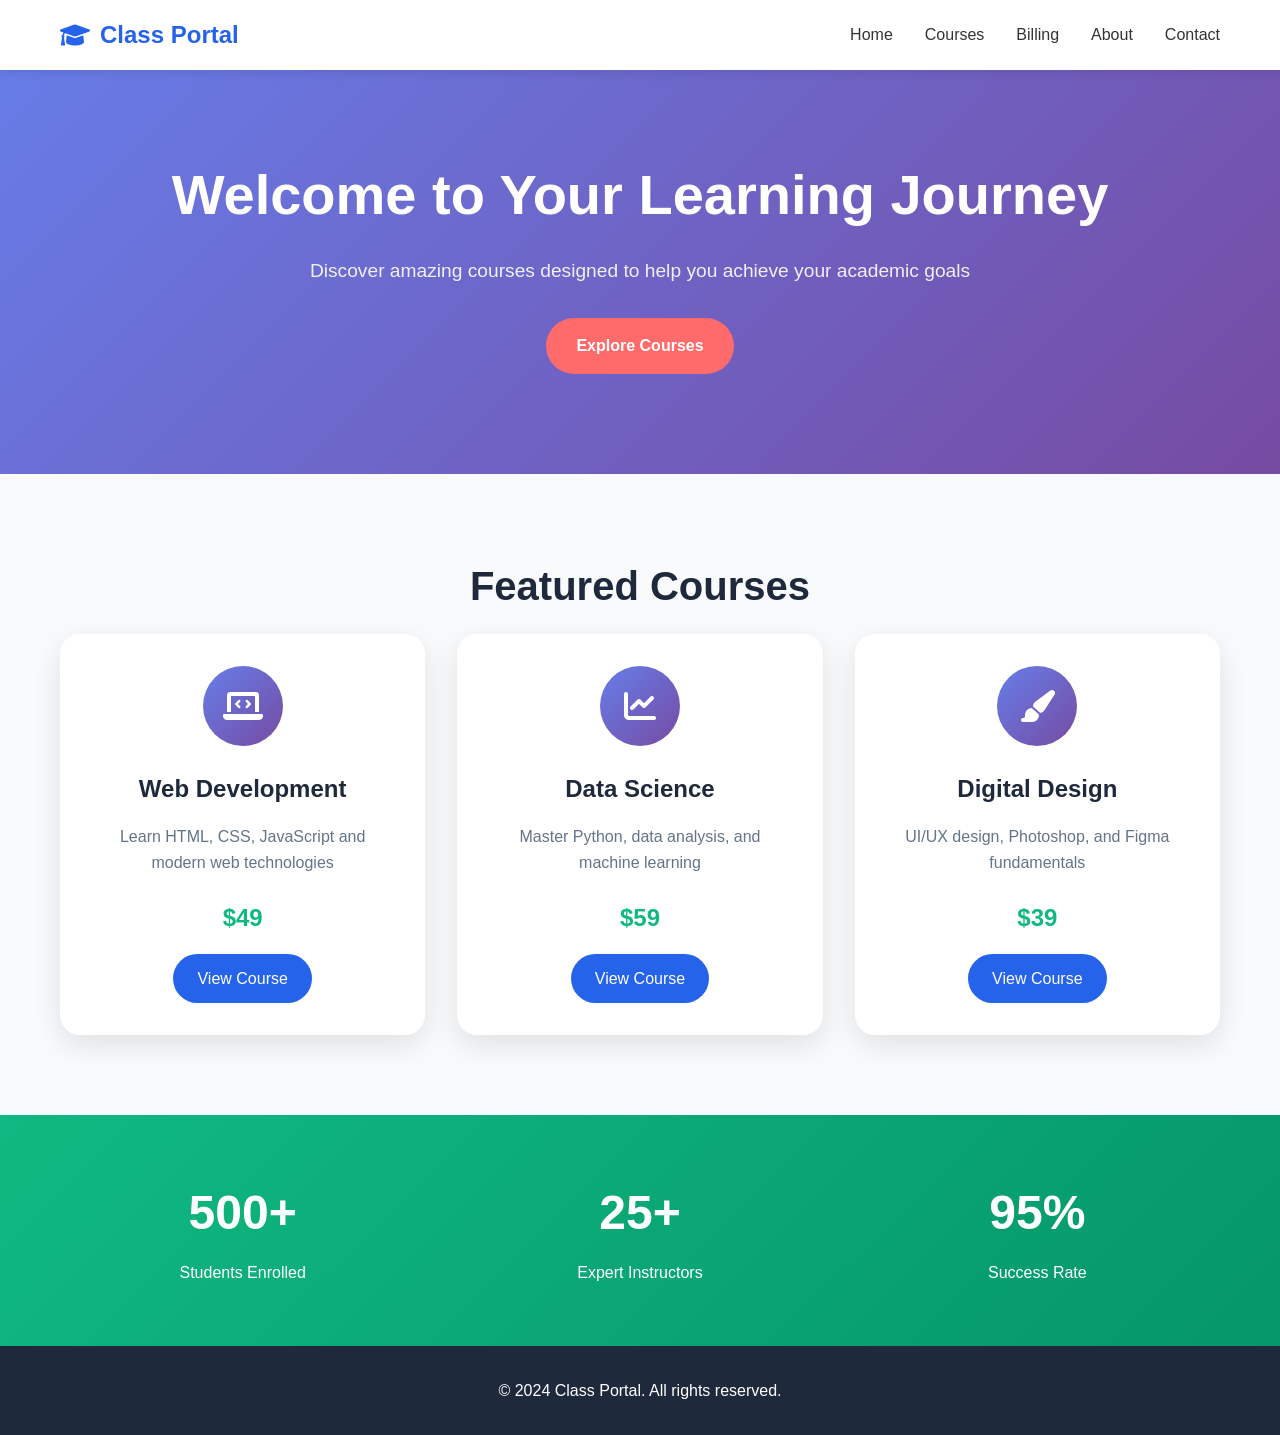
<file: index.html>
<!DOCTYPE html>
<html lang="en">
<head>
    <meta charset="UTF-8">
    <meta name="viewport" content="width=device-width, initial-scale=1.0">
    <title>Class Portal - Home</title>
    <link rel="stylesheet" href="style.css">
    <link href="https://cdnjs.cloudflare.com/ajax/libs/font-awesome/6.0.0/css/all.min.css" rel="stylesheet">
</head>
<body>
    <!-- Navigation -->
   <nav class="navbar">
    <div class="nav-container">
        <div class="nav-logo">
            <i class="fas fa-graduation-cap"></i>
            <span>Class Portal</span>
        </div>
        <ul class="nav-menu">
            <li class="nav-item">
                <a href="index.html" class="nav-link">Home</a>
            </li>
            <li class="nav-item">
                <a href="courses.html" class="nav-link">Courses</a>
            </li>
            <li class="nav-item">
                <a href="billing.html" class="nav-link">Billing</a>
            </li>
            <li class="nav-item">
                <a href="about.html" class="nav-link">About</a>
            </li>
            <li class="nav-item">
                <a href="contact.html" class="nav-link">Contact</a>
            </li>
        </ul>
        <div class="hamburger">
            <span></span>
            <span></span>
            <span></span>
        </div>
    </div>
</nav>

    <!-- Hero Section -->
    <section class="hero">
        <div class="hero-content">
            <h1>Welcome to Your Learning Journey</h1>
            <p>Discover amazing courses designed to help you achieve your academic goals</p>
            <a href="courses.html" class="cta-button">Explore Courses</a>
        </div>
    </section>

    <!-- Featured Courses -->
    <section class="featured-courses">
        <div class="container">
            <h2>Featured Courses</h2>
            <div class="courses-grid">
                <div class="course-card">
                    <div class="course-image">
                        <i class="fas fa-laptop-code"></i>
                    </div>
                    <h3>Web Development</h3>
                    <p>Learn HTML, CSS, JavaScript and modern web technologies</p>
                    <span class="price">$49</span>
                    <a href="courses.html#web-dev" class="course-btn">View Course</a>
                </div>
                <div class="course-card">
                    <div class="course-image">
                        <i class="fas fa-chart-line"></i>
                    </div>
                    <h3>Data Science</h3>
                    <p>Master Python, data analysis, and machine learning</p>
                    <span class="price">$59</span>
                    <a href="courses.html#data-science" class="course-btn">View Course</a>
                </div>
                <div class="course-card">
                    <div class="course-image">
                        <i class="fas fa-paint-brush"></i>
                    </div>
                    <h3>Digital Design</h3>
                    <p>UI/UX design, Photoshop, and Figma fundamentals</p>
                    <span class="price">$39</span>
                    <a href="courses.html#design" class="course-btn">View Course</a>
                </div>
            </div>
        </div>
    </section>

    <!-- Stats -->
    <section class="stats">
        <div class="container">
            <div class="stats-grid">
                <div class="stat">
                    <h3>500+</h3>
                    <p>Students Enrolled</p>
                </div>
                <div class="stat">
                    <h3>25+</h3>
                    <p>Expert Instructors</p>
                </div>
                <div class="stat">
                    <h3>95%</h3>
                    <p>Success Rate</p>
                </div>
            </div>
        </div>
    </section>

    <!-- Footer -->
    <footer class="footer">
        <div class="container">
            <p>&copy; 2024 Class Portal. All rights reserved.</p>
        </div>
    </footer>

    <script src="script.js"></script>
</body>
</html>
</file>
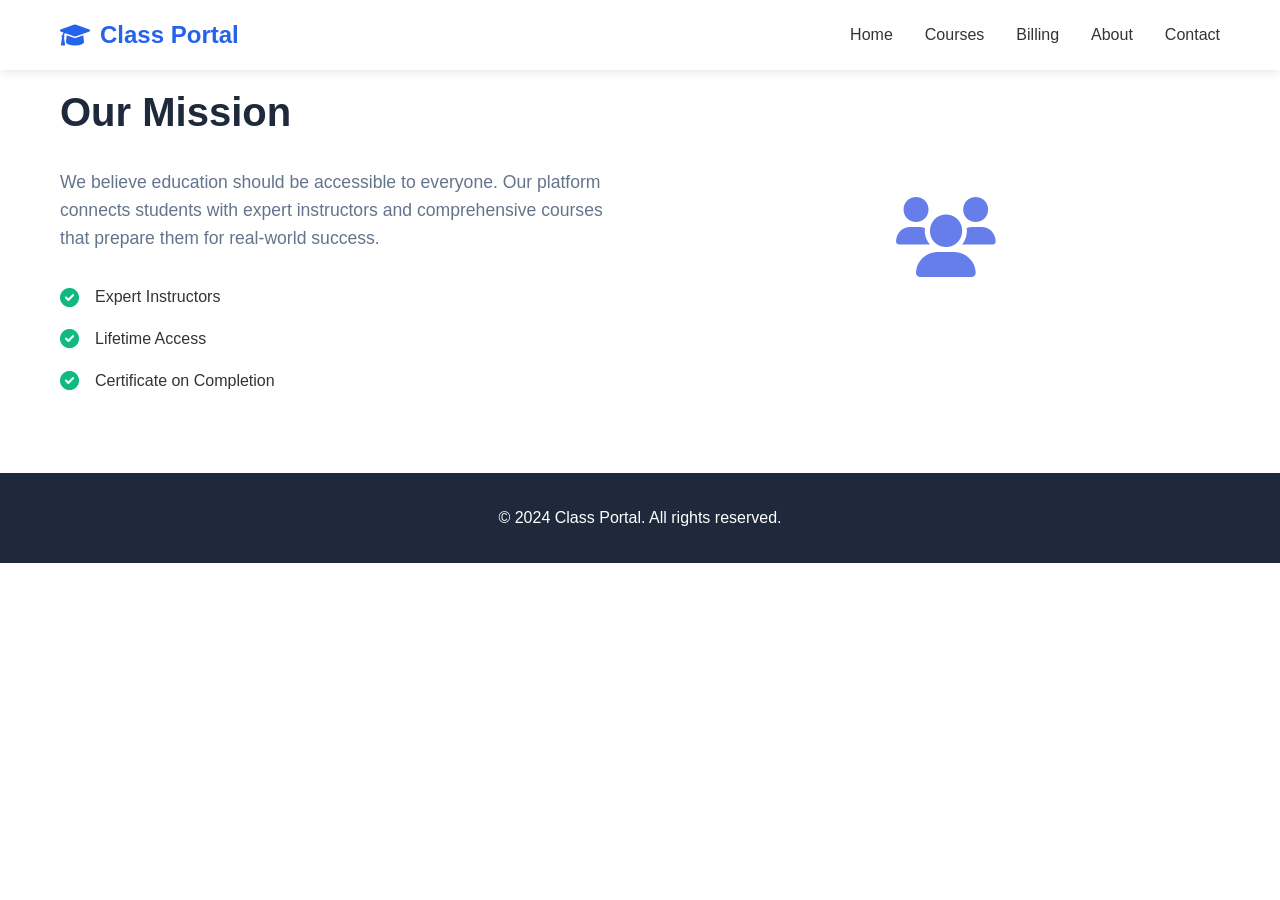
<file: about.html>
<!DOCTYPE html>
<html lang="en">
<head>
    <meta charset="UTF-8">
    <meta name="viewport" content="width=device-width, initial-scale=1.0">
    <title>About - Class Portal</title>
    <link rel="stylesheet" href="style.css">
    <link href="https://cdnjs.cloudflare.com/ajax/libs/font-awesome/6.0.0/css/all.min.css" rel="stylesheet">
</head>
<body>
    <!-- Navigation -->
    <nav class="navbar">
    <div class="nav-container">
        <div class="nav-logo">
            <i class="fas fa-graduation-cap"></i>
            <span>Class Portal</span>
        </div>
        <ul class="nav-menu">
            <li class="nav-item">
                <a href="index.html" class="nav-link">Home</a>
            </li>
            <li class="nav-item">
                <a href="courses.html" class="nav-link">Courses</a>
            </li>
            <li class="nav-item">
                <a href="billing.html" class="nav-link">Billing</a>
            </li>
            <li class="nav-item">
                <a href="about.html" class="nav-link">About</a>
            </li>
            <li class="nav-item">
                <a href="contact.html" class="nav-link">Contact</a>
            </li>
        </ul>
        <div class="hamburger">
            <span></span>
            <span></span>
            <span></span>
        </div>
    </div>
</nav>

    <!-- About Content -->
    <section class="about-content">
        <div class="container">
            <div class="about-grid">
                <div class="about-text">
                    <h2>Our Mission</h2>
                    <p>We believe education should be accessible to everyone. Our platform connects students with expert instructors and comprehensive courses that prepare them for real-world success.</p>
                    
                    <div class="features">
                        <div class="feature">
                            <i class="fas fa-check-circle"></i>
                            <span>Expert Instructors</span>
                        </div>
                        <div class="feature">
                            <i class="fas fa-check-circle"></i>
                            <span>Lifetime Access</span>
                        </div>
                        <div class="feature">
                            <i class="fas fa-check-circle"></i>
                            <span>Certificate on Completion</span>
                        </div>
                    </div>
                </div>
                <div class="about-image">
                    <i class="fas fa-users fa-5x"></i>
                </div>
            </div>
        </div>
    </section>

    <!-- Footer -->
    <footer class="footer">
        <div class="container">
            <p>&copy; 2024 Class Portal. All rights reserved.</p>
        </div>
    </footer>

    <script src="script.js"></script>
</body>
</html>
</file>
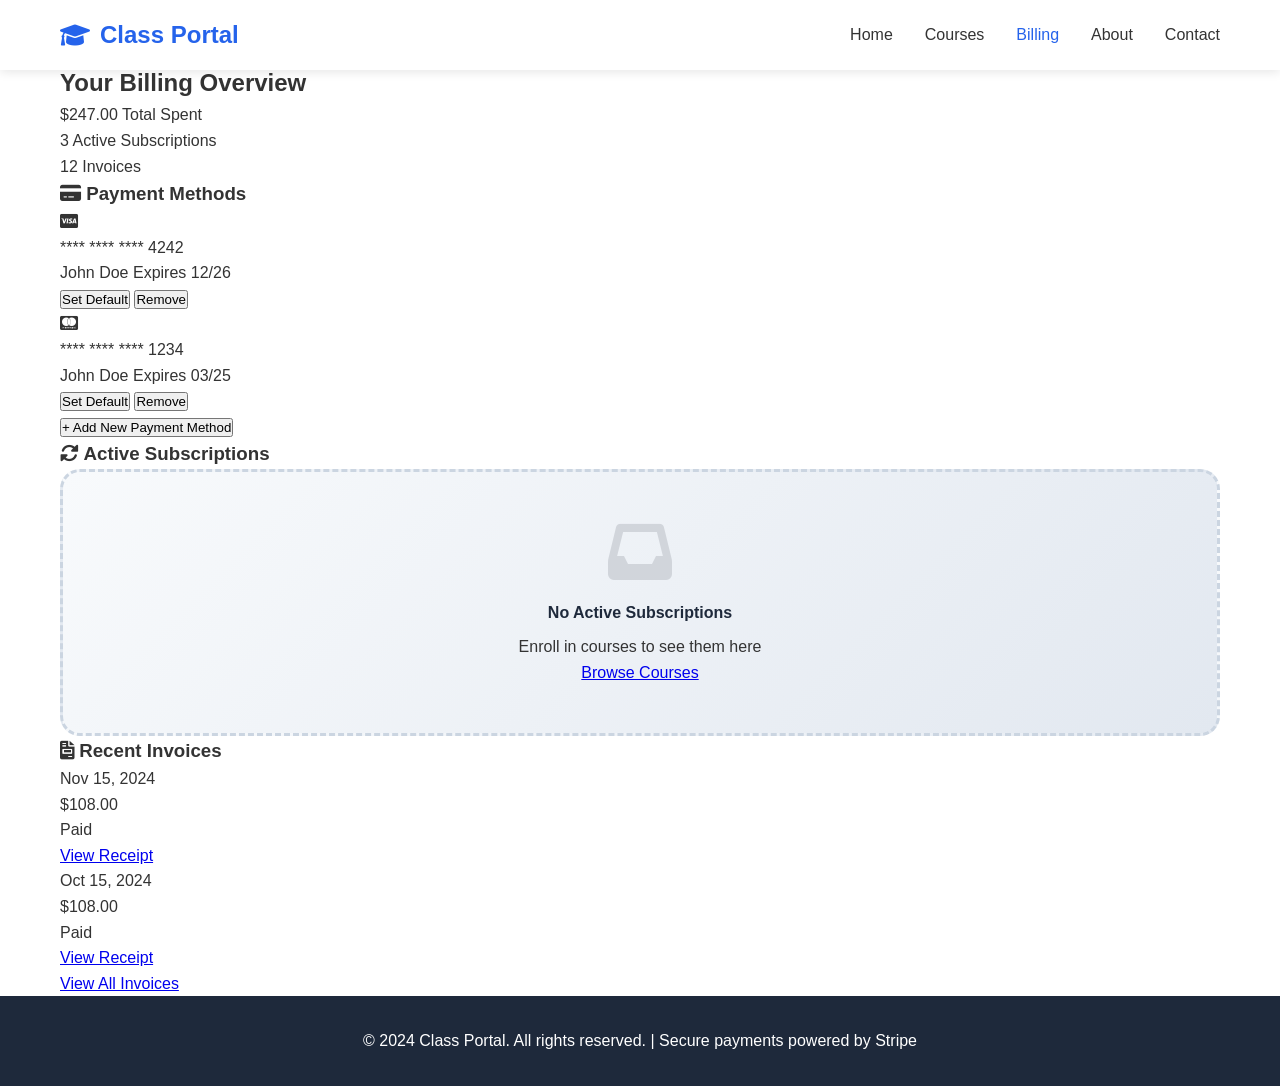
<file: billing.html>
<!DOCTYPE html>
<html lang="en">
<head>
    <meta charset="UTF-8">
    <meta name="viewport" content="width=device-width, initial-scale=1.0">
    <title>Billing - Class Portal</title>
    <link rel="stylesheet" href="style.css">
    <link href="https://cdnjs.cloudflare.com/ajax/libs/font-awesome/6.0.0/css/all.min.css" rel="stylesheet">
</head>
<body>
    <!-- Updated Navigation with Billing -->
    <nav class="navbar">
        <div class="nav-container">
            <div class="nav-logo">
                <i class="fas fa-graduation-cap"></i>
                <span>Class Portal</span>
            </div>
            <ul class="nav-menu">
                <li class="nav-item">
                    <a href="index.html" class="nav-link">Home</a>
                </li>
                <li class="nav-item">
                    <a href="courses.html" class="nav-link">Courses</a>
                </li>
                <li class="nav-item">
                    <a href="billing.html" class="nav-link active">Billing</a>
                </li>
                <li class="nav-item">
                    <a href="about.html" class="nav-link">About</a>
                </li>
                <li class="nav-item">
                    <a href="contact.html" class="nav-link">Contact</a>
                </li>
            </ul>
            <div class="hamburger">
                <span></span>
                <span></span>
                <span></span>
            </div>
        </div>
    </nav>

    <!-- Billing Hero -->
    <section class="billing-hero">
        <div class="container">
            <h1>Secure Billing & Payments</h1>
            <p>Manage your subscriptions, view invoices, and update payment methods</p>
        </div>
    </section>

    <!-- Billing Dashboard -->
    <section class="billing-dashboard">
        <div class="container">
            <div class="billing-header">
                <h2>Your Billing Overview</h2>
                <div class="billing-stats">
                    <div class="stat-item">
                        <span class="stat-number">$247.00</span>
                        <span class="stat-label">Total Spent</span>
                    </div>
                    <div class="stat-item">
                        <span class="stat-number">3</span>
                        <span class="stat-label">Active Subscriptions</span>
                    </div>
                    <div class="stat-item">
                        <span class="stat-number">12</span>
                        <span class="stat-label">Invoices</span>
                    </div>
                </div>
            </div>

            <!-- Payment Methods -->
            <div class="billing-section">
                <h3><i class="fas fa-credit-card"></i> Payment Methods</h3>
                <div class="payment-methods">
                    <div class="payment-card active">
                        <div class="card-icon">
                            <i class="fab fa-cc-visa"></i>
                        </div>
                        <div class="card-details">
                            <div class="card-number">**** **** **** 4242</div>
                            <div class="card-info">
                                <span>John Doe</span>
                                <span>Expires 12/26</span>
                            </div>
                        </div>
                        <div class="card-actions">
                            <button class="btn-small primary">Set Default</button>
                            <button class="btn-small secondary">Remove</button>
                        </div>
                    </div>
                    <div class="payment-card">
                        <div class="card-icon">
                            <i class="fab fa-cc-mastercard"></i>
                        </div>
                        <div class="card-details">
                            <div class="card-number">**** **** **** 1234</div>
                            <div class="card-info">
                                <span>John Doe</span>
                                <span>Expires 03/25</span>
                            </div>
                        </div>
                        <div class="card-actions">
                            <button class="btn-small primary">Set Default</button>
                            <button class="btn-small secondary">Remove</button>
                        </div>
                    </div>
                </div>
                <button class="btn-add-card">+ Add New Payment Method</button>
            </div>

            <!-- Subscriptions -->
            <div class="billing-section">
                <h3><i class="fas fa-sync-alt"></i> Active Subscriptions</h3>
                <div class="subscriptions-grid">
                    <div class="subscription-item">
                        <div class="subscription-header">
                            <h4>Web Development Bootcamp</h4>
                            <span class="status active">Active</span>
                        </div>
                        <div class="subscription-details">
                            <div class="price-row">
                                <span>$49.00</span>
                                <span>/month</span>
                            </div>
                            <div class="next-payment">
                                <i class="fas fa-calendar-alt"></i>
                                Next: Dec 15, 2024
                            </div>
                        </div>
                        <div class="subscription-actions">
                            <button class="btn-small secondary">Cancel</button>
                        </div>
                    </div>
                    <div class="subscription-item">
                        <div class="subscription-header">
                            <h4>Data Science with Python</h4>
                            <span class="status active">Active</span>
                        </div>
                        <div class="subscription-details">
                            <div class="price-row">
                                <span>$59.00</span>
                                <span>/month</span>
                            </div>
                            <div class="next-payment">
                                <i class="fas fa-calendar-alt"></i>
                                Next: Dec 15, 2024
                            </div>
                        </div>
                        <div class="subscription-actions">
                            <button class="btn-small secondary">Cancel</button>
                        </div>
                    </div>
                </div>
            </div>

            <!-- Recent Invoices -->
            <div class="billing-section">
                <h3><i class="fas fa-file-invoice"></i> Recent Invoices</h3>
                <div class="invoices-grid">
                    <div class="invoice-item">
                        <div class="invoice-date">Nov 15, 2024</div>
                        <div class="invoice-amount">$108.00</div>
                        <div class="invoice-status paid">Paid</div>
                        <a href="#" class="invoice-link">View Receipt</a>
                    </div>
                    <div class="invoice-item">
                        <div class="invoice-date">Oct 15, 2024</div>
                        <div class="invoice-amount">$108.00</div>
                        <div class="invoice-status paid">Paid</div>
                        <a href="#" class="invoice-link">View Receipt</a>
                    </div>
                </div>
                <div class="view-all-invoices">
                    <a href="#" class="btn-secondary">View All Invoices</a>
                </div>
            </div>
        </div>
    </section>

    <!-- Footer -->
    <footer class="footer">
        <div class="container">
            <p>&copy; 2024 Class Portal. All rights reserved. | Secure payments powered by Stripe</p>
        </div>
    </footer>

    <script src="script.js"></script>
</body>
</html>
</file>
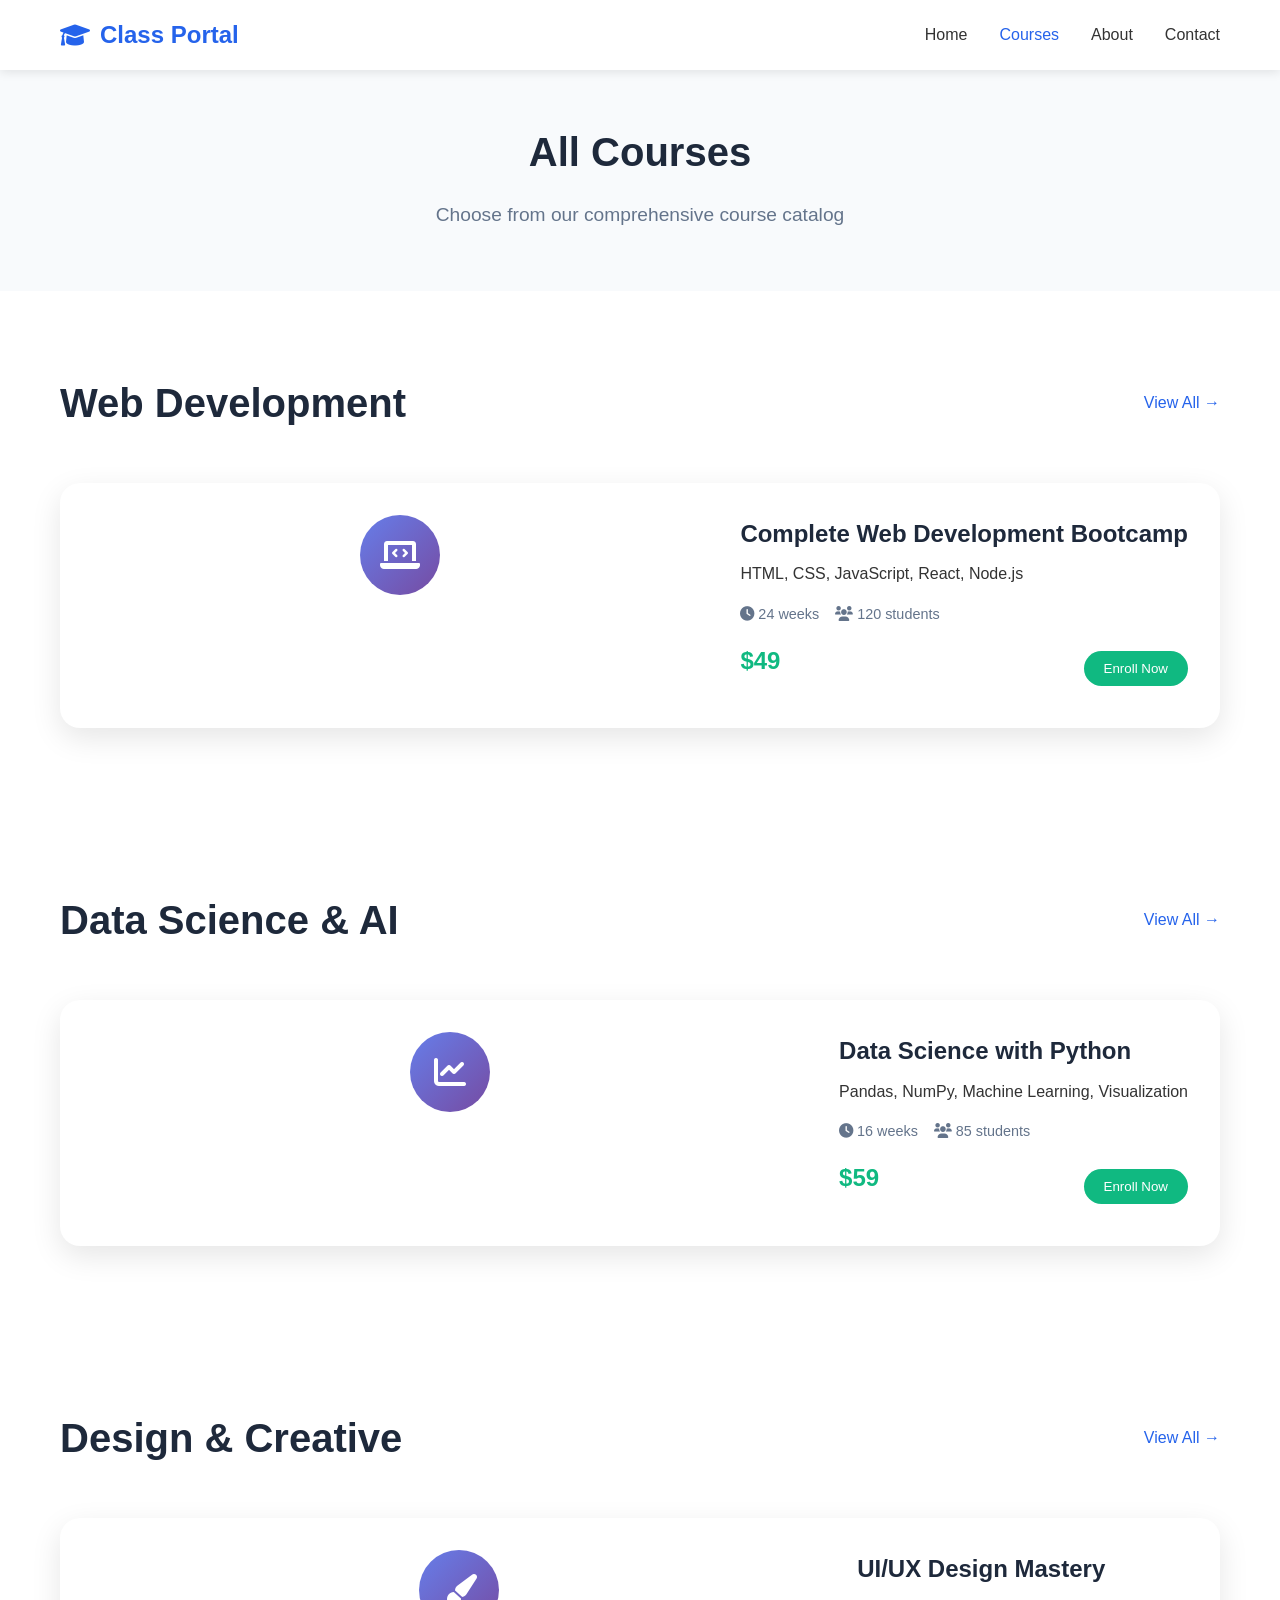
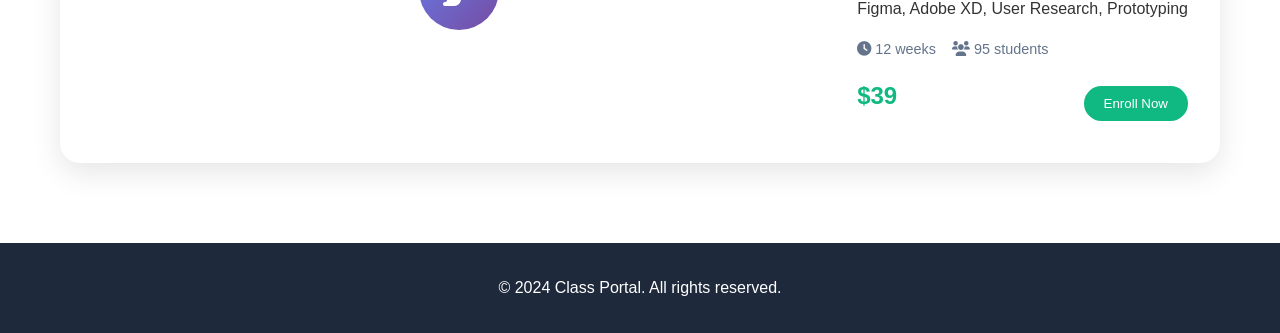
<file: courses.html>
<!DOCTYPE html>
<html lang="en">
<head>
    <meta charset="UTF-8">
    <meta name="viewport" content="width=device-width, initial-scale=1.0">
    <title>Courses - Class Portal</title>
    <link rel="stylesheet" href="style.css">
    <link href="https://cdnjs.cloudflare.com/ajax/libs/font-awesome/6.0.0/css/all.min.css" rel="stylesheet">
</head>
<body>
    <!-- Navigation (same as index.html) -->
    <nav class="navbar">
        <!-- Copy the entire nav from index.html -->
        <div class="nav-container">
            <div class="nav-logo">
                <i class="fas fa-graduation-cap"></i>
                <span>Class Portal</span>
            </div>
            <ul class="nav-menu">
                <li class="nav-item">
                    <a href="index.html" class="nav-link">Home</a>
                </li>
                <li class="nav-item">
                    <a href="courses.html" class="nav-link active">Courses</a>
                </li>
                <li class="nav-item">
                    <a href="about.html" class="nav-link">About</a>
                </li>
                <li class="nav-item">
                    <a href="contact.html" class="nav-link">Contact</a>
                </li>
            </ul>
            <div class="hamburger">
                <span></span>
                <span></span>
                <span></span>
            </div>
        </div>
    </nav>

    <!-- Courses Hero -->
    <section class="courses-hero">
        <div class="container">
            <h1>All Courses</h1>
            <p>Choose from our comprehensive course catalog</p>
        </div>
    </section>

    <!-- Course Categories -->
    <section class="course-categories" id="web-dev">
        <div class="container">
            <div class="category-header">
                <h2>Web Development</h2>
                <a href="#" class="view-all">View All →</a>
            </div>
            <div class="courses-grid">
                <div class="course-detailed">
                    <div class="course-image">
                        <i class="fas fa-laptop-code"></i>
                    </div>
                    <div class="course-info">
                        <h3>Complete Web Development Bootcamp</h3>
                        <p>HTML, CSS, JavaScript, React, Node.js</p>
                        <div class="course-meta">
                            <span><i class="fas fa-clock"></i> 24 weeks</span>
                            <span><i class="fas fa-users"></i> 120 students</span>
                        </div>
                        <div class="course-footer">
                            <span class="price">$49</span>
                            <button class="enroll-btn">Enroll Now</button>
                        </div>
                    </div>
                </div>
                <!-- Add more courses here -->
            </div>
        </div>
    </section>

    <section class="course-categories" id="data-science">
        <div class="container">
            <div class="category-header">
                <h2>Data Science & AI</h2>
                <a href="#" class="view-all">View All →</a>
            </div>
            <div class="courses-grid">
                <div class="course-detailed">
                    <div class="course-image">
                        <i class="fas fa-chart-line"></i>
                    </div>
                    <div class="course-info">
                        <h3>Data Science with Python</h3>
                        <p>Pandas, NumPy, Machine Learning, Visualization</p>
                        <div class="course-meta">
                            <span><i class="fas fa-clock"></i> 16 weeks</span>
                            <span><i class="fas fa-users"></i> 85 students</span>
                        </div>
                        <div class="course-footer">
                            <span class="price">$59</span>
                            <button class="enroll-btn">Enroll Now</button>
                        </div>
                    </div>
                </div>
            </div>
        </div>
    </section>

    <section class="course-categories" id="design">
        <div class="container">
            <div class="category-header">
                <h2>Design & Creative</h2>
                <a href="#" class="view-all">View All →</a>
            </div>
            <div class="courses-grid">
                <div class="course-detailed">
                    <div class="course-image">
                        <i class="fas fa-paint-brush"></i>
                    </div>
                    <div class="course-info">
                        <h3>UI/UX Design Mastery</h3>
                        <p>Figma, Adobe XD, User Research, Prototyping</p>
                        <div class="course-meta">
                            <span><i class="fas fa-clock"></i> 12 weeks</span>
                            <span><i class="fas fa-users"></i> 95 students</span>
                        </div>
                        <div class="course-footer">
                            <span class="price">$39</span>
                            <button class="enroll-btn">Enroll Now</button>
                        </div>
                    </div>
                </div>
            </div>
        </div>
    </section>

    <!-- Footer (same as index.html) -->
    <footer class="footer">
        <div class="container">
            <p>&copy; 2024 Class Portal. All rights reserved.</p>
        </div>
    </footer>

    <script src="script.js"></script>
</body>
</html>
</file>
<file: style.css>
* {
    margin: 0;
    padding: 0;
    box-sizing: border-box;
}

body {
    font-family: 'Segoe UI', Tahoma, Geneva, Verdana, sans-serif;
    line-height: 1.6;
    color: #333;
}

.container {
    max-width: 1200px;
    margin: 0 auto;
    padding: 0 20px;
}

/* Navigation */
.navbar {
    background: #fff;
    box-shadow: 0 2px 10px rgba(0,0,0,0.1);
    position: fixed;
    top: 0;
    width: 100%;
    z-index: 1000;
}

.nav-container {
    max-width: 1200px;
    margin: 0 auto;
    padding: 0 20px;
    display: flex;
    justify-content: space-between;
    align-items: center;
    height: 70px;
}

.nav-logo {
    display: flex;
    align-items: center;
    font-size: 1.5rem;
    font-weight: bold;
    color: #2563eb;
}

.nav-logo i {
    margin-right: 10px;
}

.nav-menu {
    display: flex;
    list-style: none;
    gap: 2rem;
}

.nav-link {
    text-decoration: none;
    color: #333;
    font-weight: 500;
    transition: color 0.3s;
}

.nav-link:hover,
.nav-link.active {
    color: #2563eb;
}

.hamburger {
    display: none;
    flex-direction: column;
    cursor: pointer;
}

.hamburger span {
    width: 25px;
    height: 3px;
    background: #333;
    margin: 3px 0;
    transition: 0.3s;
}

/* Hero Section */
.hero {
    background: linear-gradient(135deg, #667eea 0%, #764ba2 100%);
    color: white;
    padding: 150px 0 100px;
    text-align: center;
}

.hero-content h1 {
    font-size: 3.5rem;
    margin-bottom: 1rem;
}

.hero-content p {
    font-size: 1.2rem;
    margin-bottom: 2rem;
    opacity: 0.9;
}

.cta-button {
    display: inline-block;
    background: #ff6b6b;
    color: white;
    padding: 15px 30px;
    text-decoration: none;
    border-radius: 50px;
    font-weight: bold;
    transition: all 0.3s;
}

.cta-button:hover {
    transform: translateY(-2px);
    box-shadow: 0 10px 20px rgba(255,107,107,0.3);
}

/* Featured Courses */
.featured-courses {
    padding: 80px 0;
    background: #f8fafc;
}

.featured-courses h2,
.courses-hero h1,
.about-hero h1,
.contact-hero h1 {
    text-align: center;
    font-size: 2.5rem;
    margin-bottom: 1rem;
    color: #1e293b;
}

.courses-hero,
.about-hero,
.contact-hero {
    padding: 120px 0 60px;
    background: #f8fafc;
}

.courses-hero p,
.about-hero p,
.contact-hero p {
    text-align: center;
    font-size: 1.2rem;
    color: #64748b;
}

.courses-grid {
    display: grid;
    grid-template-columns: repeat(auto-fit, minmax(350px, 1fr));
    gap: 2rem;
}

.course-card {
    background: white;
    border-radius: 20px;
    padding: 2rem;
    text-align: center;
    box-shadow: 0 10px 30px rgba(0,0,0,0.1);
    transition: transform 0.3s, box-shadow 0.3s;
}

.course-card:hover {
    transform: translateY(-10px);
    box-shadow: 0 20px 40px rgba(0,0,0,0.15);
}

.course-image {
    width: 80px;
    height: 80px;
    background: linear-gradient(135deg, #667eea, #764ba2);
    border-radius: 50%;
    display: flex;
    align-items: center;
    justify-content: center;
    margin: 0 auto 1.5rem;
    color: white;
    font-size: 2rem;
}

.course-card h3 {
    font-size: 1.5rem;
    margin-bottom: 1rem;
    color: #1e293b;
}

.course-card p {
    color: #64748b;
    margin-bottom: 1.5rem;
}

.price {
    display: block;
    font-size: 1.5rem;
    font-weight: bold;
    color: #10b981;
    margin-bottom: 1rem;
}

.course-btn {
    display: inline-block;
    background: #2563eb;
    color: white;
    padding: 12px 24px;
    text-decoration: none;
    border-radius: 25px;
    transition: all 0.3s;
}

.course-btn:hover {
    background: #1d4ed8;
    transform: translateY(-2px);
}

/* Stats */
.stats {
    padding: 60px 0;
    background: linear-gradient(135deg, #10b981, #059669);
    color: white;
}

.stats-grid {
    display: grid;
    grid-template-columns: repeat(auto-fit, minmax(200px, 1fr));
    gap: 2rem;
    text-align: center;
}

.stat h3 {
    font-size: 3rem;
    margin-bottom: 0.5rem;
}

/* Course Categories */
.course-categories {
    padding: 80px 0;
}

.category-header {
    display: flex;
    justify-content: space-between;
    align-items: center;
    margin-bottom: 3rem;
}

.category-header h2 {
    font-size: 2.5rem;
    color: #1e293b;
}

.view-all {
    color: #2563eb;
    text-decoration: none;
    font-weight: 500;
}

.course-detailed {
    display: flex;
    gap: 2rem;
    background: white;
    border-radius: 20px;
    padding: 2rem;
    box-shadow: 0 10px 30px rgba(0,0,0,0.1);
    transition: transform 0.3s;
}

.course-detailed:hover {
    transform: translateY(-5px);
}

.course-detailed .course-image {
    flex-shrink: 0;
}

.course-info h3 {
    font-size: 1.5rem;
    margin-bottom: 0.5rem;
    color: #1e293b;
}

.course-meta {
    display: flex;
    gap: 1rem;
    margin: 1rem 0;
    font-size: 0.9rem;
    color: #64748b;
}

.course-footer {
    display: flex;
    justify-content: space-between;
    align-items: center;
    margin-top: 1rem;
}

.enroll-btn {
    background: #10b981;
    color: white;
    border: none;
    padding: 10px 20px;
    border-radius: 25px;
    cursor: pointer;
    font-weight: 500;
    transition: background 0.3s;
}

.enroll-btn:hover {
    background: #059669;
}

/* About Page */
.about-content {
    padding: 80px 0;
}

.about-grid {
    display: grid;
    grid-template-columns: 1fr 1fr;
    gap: 4rem;
    align-items: center;
}

.about-text h2 {
    font-size: 2.5rem;
    margin-bottom: 1.5rem;
    color: #1e293b;
}

.about-text p {
    font-size: 1.1rem;
    color: #64748b;
    margin-bottom: 2rem;
}

.features {
    display: flex;
    flex-direction: column;
    gap: 1rem;
}

.feature {
    display: flex;
    align-items: center;
    gap: 1rem;
}

.feature i {
    color: #10b981;
    font-size: 1.2rem;
}

.about-image {
    text-align: center;
}

.about-image i {
    color: #667eea;
}

/* Contact Page */
.contact-content {
    padding: 80px 0;
    background: #f8fafc;
}

.contact-grid {
    display: grid;
    grid-template-columns: 1fr 1fr;
    gap: 4rem;
}

.contact-info h3 {
    font-size: 2rem;
    margin-bottom: 2rem;
    color: #1e293b;
}

.contact-item {
    display: flex;
    align-items: center;
    gap: 1rem;
    margin-bottom: 1.5rem;
    font-size: 1.1rem;
}

.contact-item i {
    color: #2563eb;
    width: 20px;
}

.contact-form {
    background: white;
    padding: 2rem;
    border-radius: 20px;
    box-shadow: 0 10px 30px rgba(0,0,0,0.1);
}

.contact-form input,
.contact-form textarea {
    width: 100%;
    padding: 15px;
    margin-bottom: 1.5rem;
    border: 2px solid #e2e8f0;
    border-radius: 10px;
    font-size: 1rem;
    transition: border-color 0.3s;
}

.contact-form input:focus,
.contact-form textarea:focus {
    outline: none;
    border-color: #2563eb;
}

.contact-form button {
    width: 100%;
    background: #2563eb;
    color: white;
    border: none;
    padding: 15px;
    border-radius: 10px;
    font-size: 1.1rem;
    font-weight: 500;
    cursor: pointer;
    transition: background 0.3s;
}

.contact-form button:hover {
    background: #1d4ed8;
}

/* Footer */
.footer {
    background: #1e293b;
    color: white;
    text-align: center;
    padding: 2rem 0;
}

/* Responsive Design */
@media (max-width: 768px) {
    .hamburger {
        display: flex;
    }
    
    .nav-menu {
        position: fixed;
        left: -100%;
        top: 70px;
        flex-direction: column;
        background-color: white;
        width: 100%;
        text-align: center;
        transition: 0.3s;
        box-shadow: 0 10px 27px rgba(0,0,0,0.05);
        padding: 2rem 0;
    }
    
    .nav-menu.active {
        left: 0;
    }
    
    .hero-content h1 {
        font-size: 2.5rem;
    }
    
    .courses-grid,
    .stats-grid,
    .about-grid,
    .contact-grid {
        grid-template-columns: 1fr;
        gap: 2rem;
    }
    
    .category-header {
        flex-direction: column;
        align-items: flex-start;
        gap: 1rem;
    }
    
    .course-detailed {
        flex-direction: column;
        text-align: center;
    }
    
    .course-footer {
        justify-content: center;
        gap: 1rem;
    }
}

@media (max-width: 480px) {
    .container {
        padding: 0 15px;
    }
    
    .hero {
        padding: 120px 0 80px;
    }
    
    .course-card,
    .course-detailed {
        padding: 1.5rem;
    }
}
/* Enhanced Enrollment Modal */
.enrollment-modal {
    position: fixed;
    top: 0;
    left: 0;
    width: 100%;
    height: 100%;
    background: rgba(0,0,0,0.5);
    display: flex;
    align-items: center;
    justify-content: center;
    z-index: 10000;
    animation: modalSlideIn 0.3s ease-out;
}

@keyframes modalSlideIn {
    from { opacity: 0; transform: scale(0.8); }
    to { opacity: 1; transform: scale(1); }
}

.modal-content {
    background: white;
    border-radius: 25px;
    padding: 3rem;
    max-width: 500px;
    width: 90%;
    text-align: center;
    box-shadow: 0 25px 50px rgba(0,0,0,0.25);
    animation: bounceIn 0.6s ease-out;
}

@keyframes bounceIn {
    0% { transform: scale(0.3); opacity: 0; }
    50% { transform: scale(1.05); }
    70% { transform: scale(0.9); }
    100% { transform: scale(1); opacity: 1; }
}

.success-icon {
    width: 80px;
    height: 80px;
    background: linear-gradient(135deg, #10b981, #059669);
    border-radius: 50%;
    display: flex;
    align-items: center;
    justify-content: center;
    margin: 0 auto 1.5rem;
    font-size: 2.5rem;
    color: white;
    box-shadow: 0 10px 30px rgba(16, 185, 129, 0.4);
}

.modal-content h3 {
    font-size: 1.8rem;
    margin-bottom: 1rem;
    color: #1e293b;
}

.course-preview {
    background: #f8fafc;
    padding: 1.5rem;
    border-radius: 15px;
    margin: 1.5rem 0;
    display: flex;
    align-items: center;
    gap: 1rem;
}

.course-icon {
    font-size: 2.5rem;
}

.modal-actions {
    display: flex;
    gap: 1rem;
    justify-content: center;
    flex-wrap: wrap;
}

.modal-actions .btn-primary,
.modal-actions .btn-secondary {
    padding: 12px 24px;
    border-radius: 25px;
    text-decoration: none;
    font-weight: 500;
    transition: all 0.3s;
}

.modal-actions .btn-primary {
    background: #2563eb;
    color: white;
}

.modal-actions .btn-primary:hover {
    background: #1d4ed8;
    transform: translateY(-2px);
}

.modal-actions .btn-secondary {
    background: white;
    color: #2563eb;
    border: 2px solid #2563eb;
}

.modal-actions .btn-secondary:hover {
    background: #2563eb;
    color: white;
}

/* Creative Billing Enhancements */
.no-subscriptions {
    text-align: center;
    padding: 3rem;
    background: linear-gradient(135deg, #f8fafc, #e2e8f0);
    border-radius: 20px;
    border: 3px dashed #cbd5e1;
}

.no-subscriptions i {
    font-size: 4rem;
    color: #d1d5db;
    margin-bottom: 1rem;
}

.no-subscriptions h4 {
    color: #1e293b;
    margin-bottom: 0.5rem;
}

.subscription-item {
    position: relative;
    overflow: hidden;
}

.subscription-item::before {
    content: '';
    position: absolute;
    top: 0;
    left: 0;
    right: 0;
    height: 4px;
    background: linear-gradient(90deg, #10b981, #059669, #10b981);
    background-size: 200% 100%;
    animation: shimmer 2s infinite;
}

@keyframes shimmer {
    0% { background-position: 200% 0; }
    100% { background-position: -200% 0; }
}

/* Payment Card Hover Animation */
.payment-card {
    transition: all 0.4s cubic-bezier(0.175, 0.885, 0.32, 1.275);
}

.payment-card:hover {
    transform: translateY(-8px) scale(1.02);
    box-shadow: 0 20px 40px rgba(0,0,0,0.15);
}

/* Stats Animation */
.stat-number {
    position: relative;
}

.stat-number::after {
    content: '';
    position: absolute;
    bottom: -5px;
    left: 50%;
    width: 0;
    height: 3px;
    background: #2563eb;
    transition: all 0.3s;
    transform: translateX(-50%);
}

.stat-item:hover .stat-number::after {
    width: 80%;
}

/* Responsive Modal */
@media (max-width: 768px) {
    .modal-content {
        margin: 2rem;
        padding: 2rem;
    }
    
    .modal-actions {
        flex-direction: column;
    }
}
</file>
